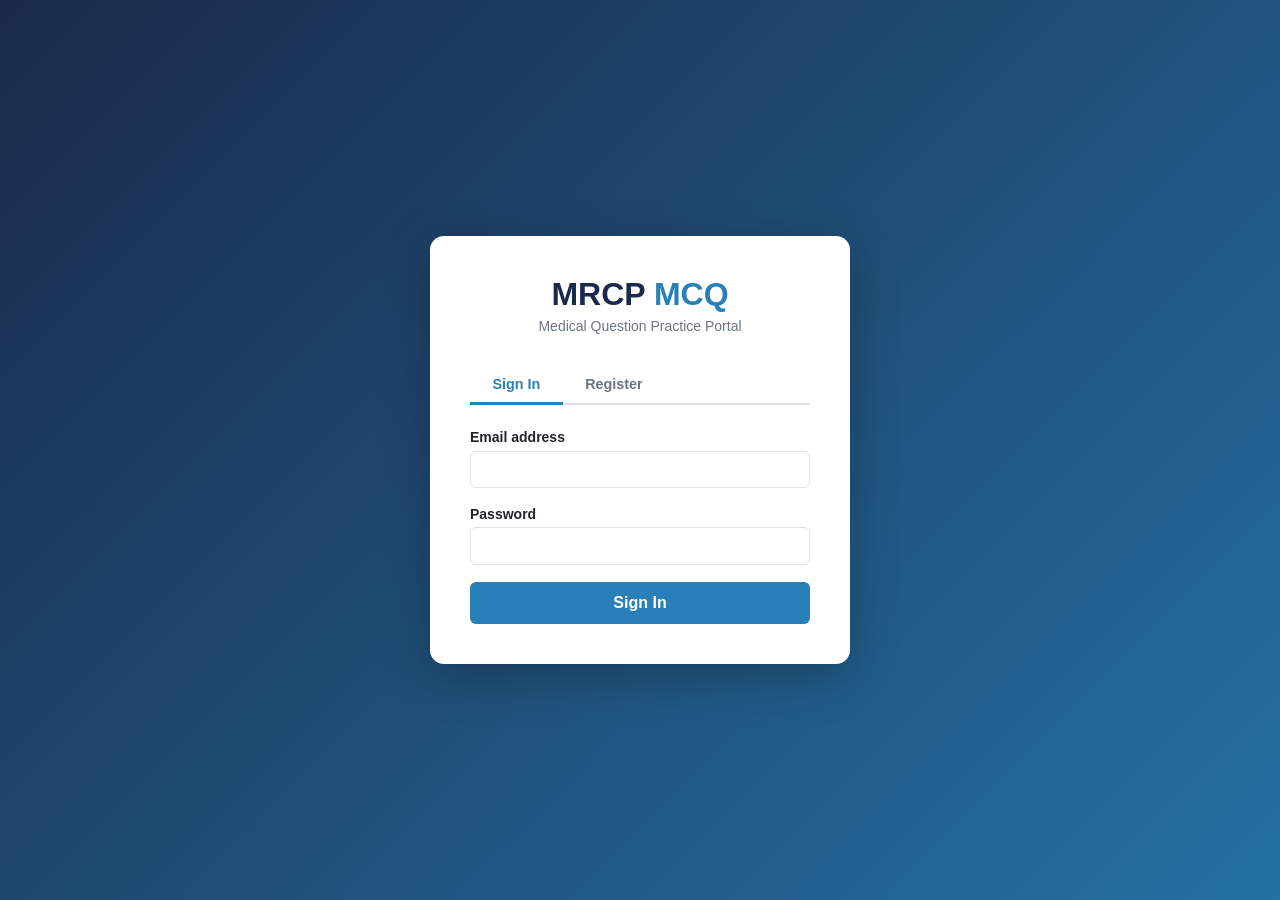
<file: static/index.html>
<!DOCTYPE html>
<html lang="en">
<head>
  <meta charset="UTF-8">
  <meta name="viewport" content="width=device-width, initial-scale=1.0">
  <title>MRCP MCQ Portal</title>
  <link rel="stylesheet" href="/static/style.css">
</head>
<body>

<div class="login-wrapper">
  <div class="login-card">
    <div class="login-logo">
      <h1>MRCP <span>MCQ</span></h1>
      <p>Medical Question Practice Portal</p>
    </div>

    <div class="tabs">
      <button class="tab-btn active" data-tab="login">Sign In</button>
      <button class="tab-btn" data-tab="register">Register</button>
    </div>

    <div id="alert" class="alert hidden"></div>

    <!-- Login -->
    <div id="tab-login">
      <form id="loginForm" autocomplete="on">
        <div class="form-group">
          <label class="form-label">Email address</label>
          <input type="email" id="loginEmail" class="form-control" required autocomplete="email">
        </div>
        <div class="form-group">
          <label class="form-label">Password</label>
          <input type="password" id="loginPassword" class="form-control" required autocomplete="current-password">
        </div>
        <button type="submit" class="btn btn-primary btn-block btn-lg">Sign In</button>
      </form>
    </div>

    <!-- Register -->
    <div id="tab-register" class="hidden">
      <form id="registerForm" autocomplete="on">
        <div class="form-group">
          <label class="form-label">Email address</label>
          <input type="email" id="regEmail" class="form-control" required autocomplete="email">
        </div>
        <div class="form-group">
          <label class="form-label">
            Password
            <span class="text-muted" style="font-weight:400;font-size:.8rem"> — min 8 characters</span>
          </label>
          <input type="password" id="regPwd" class="form-control" required minlength="8" autocomplete="new-password">
        </div>
        <div class="form-group">
          <label class="form-label">Confirm password</label>
          <input type="password" id="regConfirm" class="form-control" required autocomplete="new-password">
        </div>
        <button type="submit" class="btn btn-success btn-block btn-lg">Create Account</button>
      </form>
    </div>
  </div>
</div>

<script src="/static/config.js"></script>
<script src="/static/app.js"></script>
<script>
  // Already logged in?
  if (getToken()) window.location.href = "/static/dashboard.html";

  // Tab switching
  document.querySelectorAll(".tab-btn").forEach(btn => {
    btn.addEventListener("click", () => {
      document.querySelectorAll(".tab-btn").forEach(b => b.classList.remove("active"));
      btn.classList.add("active");
      const t = btn.dataset.tab;
      document.getElementById("tab-login").classList.toggle("hidden", t !== "login");
      document.getElementById("tab-register").classList.toggle("hidden", t !== "register");
      hideAlert("alert");
    });
  });

  // Sign in
  document.getElementById("loginForm").addEventListener("submit", async e => {
    e.preventDefault();
    hideAlert("alert");
    const btn = e.target.querySelector("button[type=submit]");
    btn.disabled = true;
    btn.innerHTML = '<span class="spinner"></span>Signing in…';
    try {
      const d = await api("POST", "/auth/login", {
        email: document.getElementById("loginEmail").value.trim(),
        password: document.getElementById("loginPassword").value,
      }, false);
      setToken(d.access_token);
      window.location.href = "/static/dashboard.html";
    } catch (err) {
      showAlert("alert", err.message);
      btn.disabled = false;
      btn.textContent = "Sign In";
    }
  });

  // Register
  document.getElementById("registerForm").addEventListener("submit", async e => {
    e.preventDefault();
    hideAlert("alert");
    const pwd = document.getElementById("regPwd").value;
    if (pwd !== document.getElementById("regConfirm").value) {
      showAlert("alert", "Passwords do not match");
      return;
    }
    const btn = e.target.querySelector("button[type=submit]");
    btn.disabled = true;
    btn.innerHTML = '<span class="spinner"></span>Creating account…';
    try {
      const d = await api("POST", "/auth/register", {
        email: document.getElementById("regEmail").value.trim(),
        password: pwd,
      }, false);
      setToken(d.access_token);
      window.location.href = "/static/dashboard.html";
    } catch (err) {
      showAlert("alert", err.message);
      btn.disabled = false;
      btn.textContent = "Create Account";
    }
  });
</script>
</body>
</html>
</file>
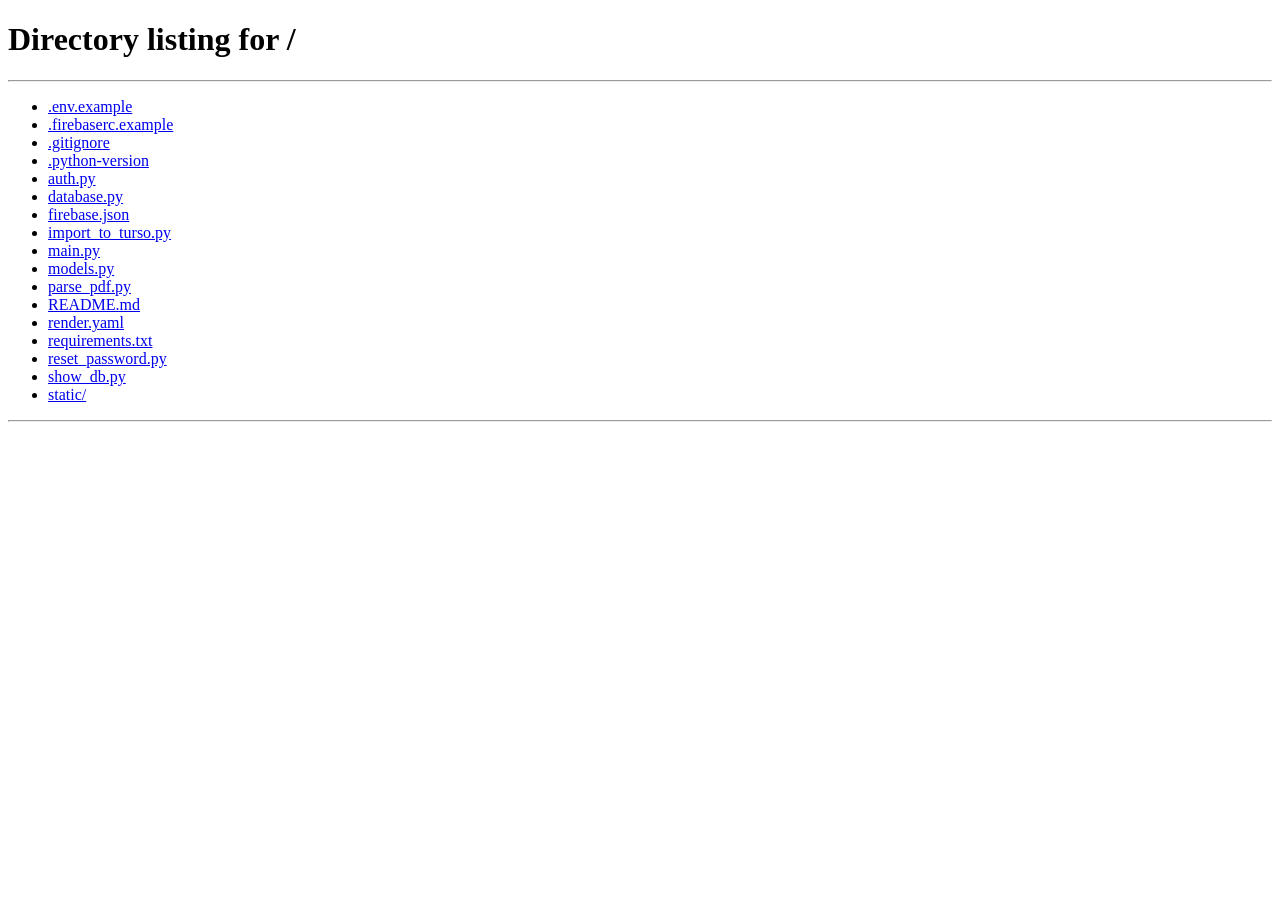
<file: static/dashboard.html>
<!DOCTYPE html>
<html lang="en">
<head>
  <meta charset="UTF-8">
  <meta name="viewport" content="width=device-width, initial-scale=1.0">
  <title>Dashboard — MRCP MCQ</title>
  <link rel="stylesheet" href="/static/style.css">
</head>
<body>

<nav class="navbar">
  <a href="/static/dashboard.html" class="navbar-brand">MRCP <span>MCQ</span></a>
  <div class="nav-links">
    <a href="/static/history.html">History</a>
    <button class="btn btn-outline" onclick="logout()"
            style="color:#fff;border-color:rgba(255,255,255,.35);padding:.4rem 1rem">Sign Out</button>
  </div>
</nav>

<div class="container" style="max-width:640px">

  <div class="card mt-3">
    <div class="card-header">Start a Session</div>
    <div id="alert" class="alert hidden"></div>
    <form id="quizForm">

      <!-- Mode toggle -->
      <div class="form-group">
        <label class="form-label">Mode</label>
        <div class="mode-toggle">
          <button type="button" id="modeQuiz"     class="mode-btn active" onclick="setMode('quiz')">
            <span style="font-size:1.1rem">📝</span>
            <strong>Quiz Mode</strong>
            <small>Answer all, then see results</small>
          </button>
          <button type="button" id="modePractice" class="mode-btn"        onclick="setMode('practice')">
            <span style="font-size:1.1rem">🎯</span>
            <strong>Practice Mode</strong>
            <small>See answer after each question</small>
          </button>
        </div>
      </div>

      <div class="form-group">
        <label class="form-label">Topic</label>
        <select id="topicSelect" class="form-control">
          <option value="">All Topics</option>
        </select>
      </div>

      <div class="form-group" id="timeLimitGroup">
        <label class="form-label">Time limit</label>
        <select id="timeLimitSelect" class="form-control">
          <option value="">No time limit</option>
          <option value="300">5 minutes</option>
          <option value="600">10 minutes</option>
          <option value="900">15 minutes</option>
          <option value="1800">30 minutes</option>
          <option value="3600">1 hour</option>
        </select>
      </div>

      <button type="submit" id="startBtn" class="btn btn-primary btn-block btn-lg mt-2">
        Start Quiz →
      </button>
    </form>
  </div>

  <div class="card">
    <div class="card-header">Recent Sessions</div>
    <div id="recentList">
      <p class="text-muted text-center" style="padding:1rem">Loading…</p>
    </div>
    <div class="mt-1">
      <a href="/static/history.html" style="font-size:.85rem;color:var(--accent)">View full history →</a>
    </div>
  </div>

</div>

<script src="/static/config.js"></script>
<script src="/static/app.js"></script>
<script>
  requireAuth();

  let currentMode = 'quiz';

  function setMode(mode) {
    currentMode = mode;
    document.getElementById('modeQuiz').classList.toggle('active', mode === 'quiz');
    document.getElementById('modePractice').classList.toggle('active', mode === 'practice');
    document.getElementById('timeLimitGroup').style.display = mode === 'practice' ? 'none' : '';
    document.getElementById('startBtn').textContent =
      mode === 'practice' ? 'Start Practice →' : 'Start Quiz →';
  }

  // Load topics
  api("GET", "/topics").then(data => {
    const sel = document.getElementById("topicSelect");
    data.forEach(t => {
      const o = document.createElement("option");
      o.value = t.topic;
      o.textContent = t.topic;
      sel.appendChild(o);
    });
  }).catch(() => {});

  // Slider label
  // (removed — all questions in topic are used)

  // Recent sessions
  api("GET", "/history").then(sessions => {
    const el = document.getElementById("recentList");
    if (!sessions.length) {
      el.innerHTML = '<p class="text-muted text-center" style="padding:1rem">No quizzes yet — start one above.</p>';
      return;
    }
    el.innerHTML = sessions.slice(0, 5).map(s => {
      const pct = s.total ? Math.round(s.score / s.total * 100) : 0;
      return `
        <div style="display:flex;justify-content:space-between;align-items:center;
                    padding:.6rem 0;border-bottom:1px solid var(--border)">
          <div>
            <div style="font-size:.875rem;font-weight:600">${escapeHtml(s.topic_filter) || "All Topics"}</div>
            <div class="text-muted" style="font-size:.775rem">${formatDate(s.started_at)}</div>
          </div>
          <div style="display:flex;align-items:center;gap:.75rem">
            <span class="badge ${scoreBadgeClass(s.score, s.total)}">${s.score}/${s.total} (${pct}%)</span>
            <a href="/static/results.html?session=${s.session_id}"
               style="font-size:.8rem;color:var(--accent)">Review</a>
          </div>
        </div>`;
    }).join("");
  }).catch(() => {
    document.getElementById("recentList").innerHTML =
      '<p class="text-muted text-center" style="padding:1rem">Unable to load history.</p>';
  });

  // Start quiz / practice
  document.getElementById("quizForm").addEventListener("submit", async e => {
    e.preventDefault();
    hideAlert("alert");
    const btn = document.getElementById("startBtn");
    btn.disabled = true;
    btn.innerHTML = '<span class="spinner"></span>Loading questions…';

    const topic     = document.getElementById("topicSelect").value || null;
    const timeLimit = document.getElementById("timeLimitSelect").value;

    try {
      const data = await api("POST", "/quiz/start", {
        topic,
        time_limit_seconds: currentMode === 'quiz' && timeLimit ? parseInt(timeLimit) : null,
      });
      if (currentMode === 'practice') {
        sessionStorage.setItem("practice_data", JSON.stringify(data));
        window.location.href = "/static/practice.html";
      } else {
        sessionStorage.setItem("quiz_data", JSON.stringify(data));
        window.location.href = "/static/quiz.html";
      }
    } catch (err) {
      showAlert("alert", err.message);
      btn.disabled = false;
      btn.textContent = currentMode === 'practice' ? 'Start Practice →' : 'Start Quiz →';
    }
  });
</script>
</body>
</html>
</file>
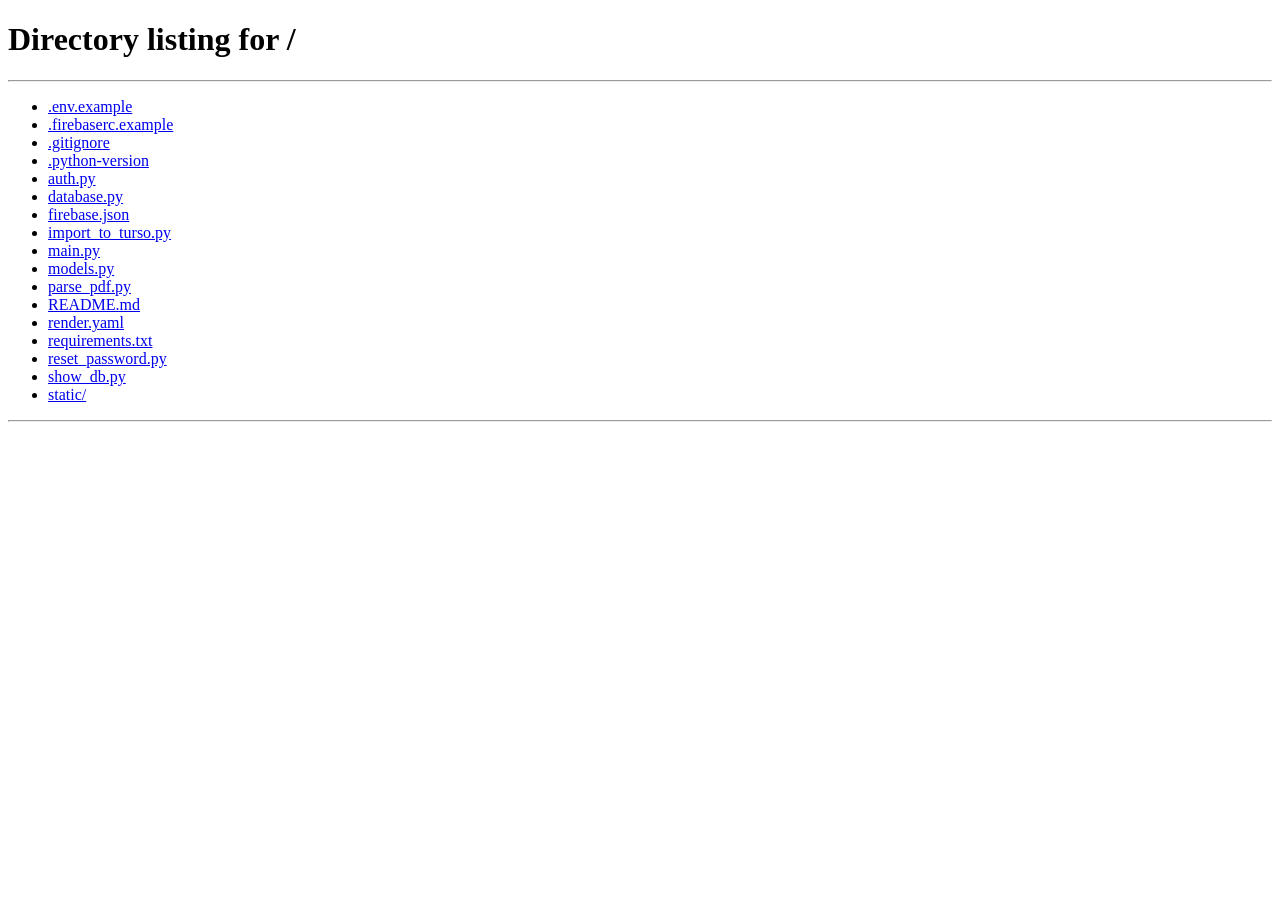
<file: static/history.html>
<!DOCTYPE html>
<html lang="en">
<head>
  <meta charset="UTF-8">
  <meta name="viewport" content="width=device-width, initial-scale=1.0">
  <title>History — MRCP MCQ</title>
  <link rel="stylesheet" href="/static/style.css">
</head>
<body>

<nav class="navbar">
  <a href="/static/dashboard.html" class="navbar-brand">MRCP <span>MCQ</span></a>
  <div class="nav-links">
    <a href="/static/dashboard.html">Dashboard</a>
    <button class="btn btn-outline" onclick="logout()"
            style="color:#fff;border-color:rgba(255,255,255,.35);padding:.4rem 1rem">Sign Out</button>
  </div>
</nav>

<div class="container-lg">
  <div class="card mt-3">
    <div class="card-header">
      Quiz History
      <a href="/static/dashboard.html" class="btn btn-primary" style="font-size:.85rem;padding:.4rem 1rem">
        New Quiz
      </a>
    </div>
    <div id="historyBody">
      <p class="text-muted text-center" style="padding:2rem">Loading…</p>
    </div>
  </div>
</div>

<script src="/static/config.js"></script>
<script src="/static/app.js"></script>
<script>
  requireAuth();

  api("GET", "/history").then(sessions => {
    const el = document.getElementById("historyBody");
    if (!sessions.length) {
      el.innerHTML = `
        <p class="text-muted text-center" style="padding:2rem">
          No quiz history yet.
          <a href="/static/dashboard.html">Take your first quiz →</a>
        </p>`;
      return;
    }
    el.innerHTML = `
      <div style="overflow-x:auto">
        <table class="table">
          <thead>
            <tr>
              <th>#</th>
              <th>Topic</th>
              <th>Date</th>
              <th>Score</th>
              <th>Time limit</th>
              <th></th>
            </tr>
          </thead>
          <tbody>
            ${sessions.map((s, i) => {
              const pct = s.total ? Math.round(s.score / s.total * 100) : 0;
              return `
                <tr>
                  <td>${i + 1}</td>
                  <td>${escapeHtml(s.topic_filter) || '<em style="color:var(--muted)">All Topics</em>'}</td>
                  <td>${formatDate(s.started_at)}</td>
                  <td>
                    <span class="badge ${scoreBadgeClass(s.score, s.total)}">
                      ${s.score}/${s.total} (${pct}%)
                    </span>
                  </td>
                  <td>${formatDuration(s.time_limit_seconds)}</td>
                  <td>
                    <a href="/static/results.html?session=${s.session_id}"
                       class="btn btn-outline"
                       style="padding:.3rem .8rem;font-size:.8rem">Review</a>
                  </td>
                </tr>`;
            }).join("")}
          </tbody>
        </table>
      </div>`;
  }).catch(err => {
    document.getElementById("historyBody").innerHTML =
      `<p class="text-danger text-center" style="padding:2rem">${escapeHtml(err.message)}</p>`;
  });
</script>
</body>
</html>
</file>
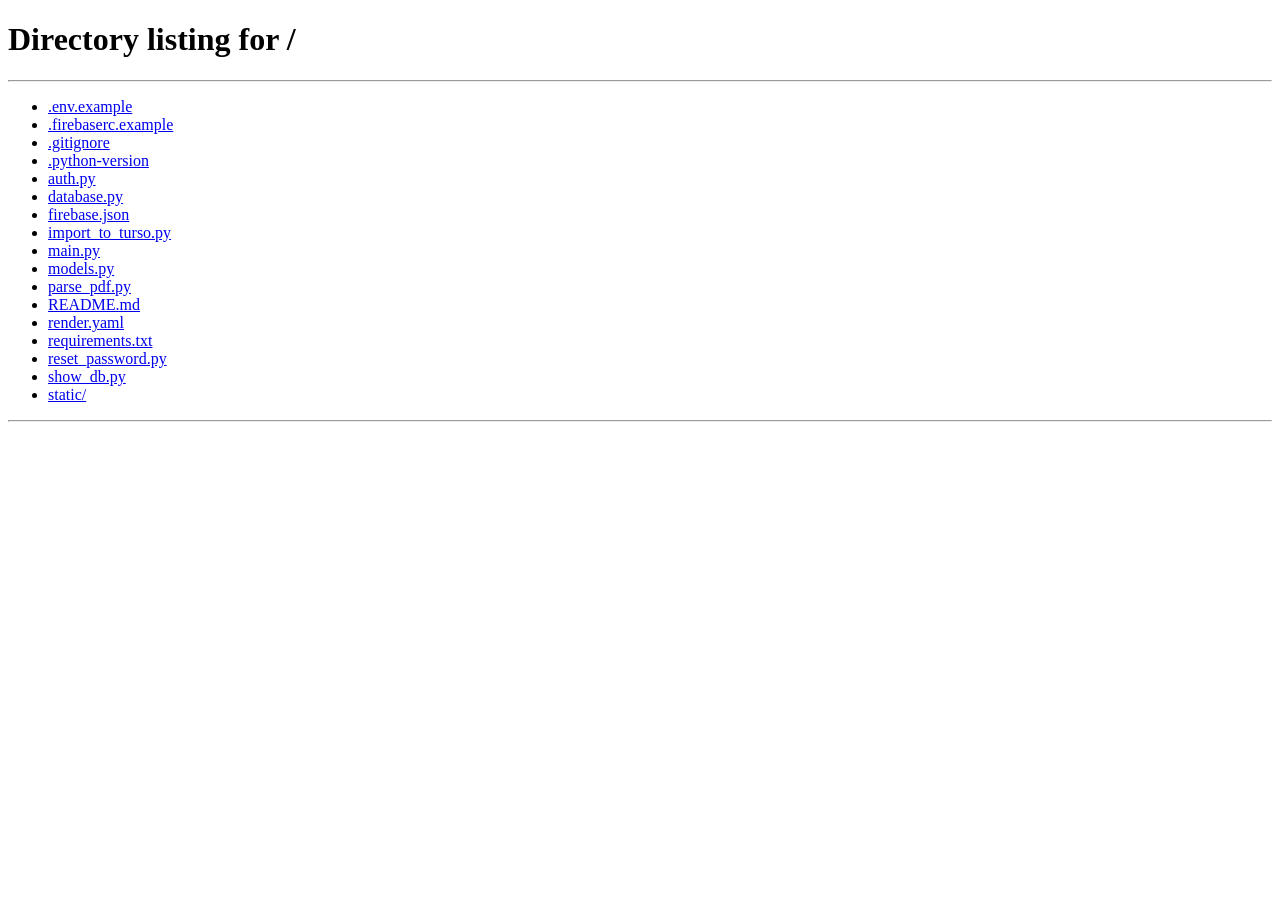
<file: static/practice.html>
<!DOCTYPE html>
<html lang="en">
<head>
  <meta charset="UTF-8">
  <meta name="viewport" content="width=device-width, initial-scale=1.0">
  <title>Practice — MRCP MCQ</title>
  <link rel="stylesheet" href="/static/style.css">
</head>
<body>

<div class="quiz-bar">
  <div>
    <div class="progress-label">Practice Mode</div>
    <div class="progress-text" id="progressText">Loading…</div>
  </div>
  <div style="display:flex;align-items:center;gap:.75rem">
    <span id="scoreLive" class="badge badge-success" style="font-size:.85rem">0 / 0</span>
    <a href="/static/dashboard.html" class="btn btn-outline"
       style="color:#fff;border-color:rgba(255,255,255,.35);padding:.4rem 1rem;font-size:.85rem">
      Exit
    </a>
  </div>
</div>

<div class="container" style="max-width:800px">

  <!-- Nav dots -->
  <div class="card" style="padding:1rem;margin-top:1.25rem">
    <div class="q-nav" id="qNav"></div>
  </div>

  <!-- Question card -->
  <div class="card" id="questionCard">
    <p class="text-muted text-center" style="padding:2rem">Loading…</p>
  </div>

  <!-- Explanation panel (hidden until answered) -->
  <div class="card hidden" id="explanationPanel">
    <div id="answerBanner" class="practice-answer-banner"></div>
    <div class="explanation-box" id="explanationBox"></div>
    <button class="btn btn-primary btn-block mt-2" id="nextBtn" onclick="nextQuestion()">
      Next Question →
    </button>
  </div>

</div>

<script src="/static/config.js"></script>
<script src="/static/app.js"></script>
<script>
  requireAuth();

  const LETTERS = ["A","B","C","D","E"];
  let data        = null;   // quiz_start response
  let currentIdx  = 0;
  let answered    = {};     // idx → { selected, correct, is_correct }
  let score       = 0;

  function init() {
    const raw = sessionStorage.getItem("practice_data");
    if (!raw) { window.location.href = "/static/dashboard.html"; return; }
    data = JSON.parse(raw);

    // Build nav dots
    const nav = document.getElementById("qNav");
    data.questions.forEach((_, i) => {
      const btn = document.createElement("button");
      btn.className = "q-dot";
      btn.textContent = i + 1;
      btn.id = "dot-" + i;
      btn.onclick = () => goTo(i);
      nav.appendChild(btn);
    });

    goTo(0);
  }

  function updateScoreLive() {
    const total   = Object.keys(answered).length;
    const correct = Object.values(answered).filter(a => a.is_correct).length;
    document.getElementById("scoreLive").textContent = correct + " / " + total;
  }

  function updateNavDot(idx) {
    const dot = document.getElementById("dot-" + idx);
    const a   = answered[idx];
    dot.className = "q-dot" +
      (a ? (a.is_correct ? " answered correct-dot" : " answered incorrect-dot") : "") +
      (idx === currentIdx ? " current" : "");
  }

  function goTo(idx) {
    currentIdx = idx;
    const total = data.questions.length;
    document.getElementById("progressText").textContent =
      "Question " + (idx + 1) + " of " + total;

    data.questions.forEach((_, i) => updateNavDot(i));

    const q = data.questions[idx];
    const a = answered[idx];

    // Hide/clear explanation
    document.getElementById("explanationPanel").classList.add("hidden");

    // Render question
    const optsHtml = q.options.map((opt, i) => {
      let cls  = "opt-btn";
      let icon = LETTERS[i];
      if (a) {
        // Already answered — show result state
        if (opt === a.correct)   { cls += " correct";   icon = "✓"; }
        if (opt === a.selected && !a.is_correct) { cls += " incorrect"; icon = "✗"; }
      }
      return `
        <li>
          <button class="${cls}" data-opt="${escapeHtml(opt)}"
                  ${a ? "disabled" : ""}
                  onclick="selectOption(${q.id}, this, ${JSON.stringify(idx)})">
            <span class="opt-letter">${icon}</span>
            <span>${escapeHtml(opt)}</span>
          </button>
        </li>`;
    }).join("");

    document.getElementById("questionCard").innerHTML = `
      ${q.scenario ? `<p class="scenario">${escapeHtml(q.scenario)}</p>` : ""}
      <p class="stem">${escapeHtml(q.stem)}</p>
      <ul class="options-list">${optsHtml}</ul>`;

    // If already answered, show explanation immediately
    if (a) showExplanation(idx, q, a);
  }

  function selectOption(qId, btnEl, idx) {
    const q        = data.questions[idx];
    const selected = btnEl.dataset.opt;
    const correct  = q.correct_opt || "";   // not sent in practice start — fetch below
    // We don't have correct_opt in the quiz start payload (it's hidden).
    // Submit this single answer to get the result back.
    submitSingle(idx, q, selected);
  }

  async function submitSingle(idx, q, selected) {
    // Disable all options immediately to prevent double-click
    document.querySelectorAll("#questionCard .opt-btn").forEach(b => b.disabled = true);

    try {
      // Submit just this one answer; the session stays open until all answered
      const result = await api("POST", "/quiz/submit-single", {
        session_id: data.session_id,
        question_id: q.id,
        selected_opt: selected,
      });

      const is_correct = result.is_correct;
      answered[idx] = {
        selected,
        correct: result.correct_opt,
        is_correct,
        explanation: result.explanation,
        tagline:     result.tagline,
        images:      result.images || [],
      };

      if (is_correct) score++;
      updateScoreLive();

      // Colour the option buttons
      document.querySelectorAll("#questionCard .opt-btn").forEach(btn => {
        const opt = btn.dataset.opt;
        if (opt === result.correct_opt) {
          btn.classList.add("correct");
          btn.querySelector(".opt-letter").textContent = "✓";
        } else if (opt === selected && !is_correct) {
          btn.classList.add("incorrect");
          btn.querySelector(".opt-letter").textContent = "✗";
        }
      });

      updateNavDot(idx);
      showExplanation(idx, q, answered[idx]);
    } catch (err) {
      alert("Error: " + err.message);
      document.querySelectorAll("#questionCard .opt-btn").forEach(b => b.disabled = false);
    }
  }

  function showExplanation(idx, q, a) {
    const panel  = document.getElementById("explanationPanel");
    const banner = document.getElementById("answerBanner");
    const exBox  = document.getElementById("explanationBox");
    const nextBtn = document.getElementById("nextBtn");
    const total   = data.questions.length;

    banner.className = "practice-answer-banner " + (a.is_correct ? "correct" : "incorrect");
    banner.textContent = a.is_correct ? "✓ Correct!" : "✗ Incorrect — correct answer: " + a.correct;

    let html = "";
    if (a.tagline)     html += `<div class="tagline">${escapeHtml(a.tagline)}</div>`;
    if (a.explanation) html += `<div>${escapeHtml(a.explanation).replace(/\n/g,"<br>")}</div>`;
    if (a.images && a.images.length) {
      html += `<div class="explanation-images">` +
        a.images.map(src => `<img src="/static/${escapeHtml(src)}" alt="Diagram" loading="lazy">`).join("") +
        `</div>`;
    }
    exBox.innerHTML = html;

    // Next / Finish button
    const isLast = idx === total - 1;
    nextBtn.textContent = isLast ? "Finish Practice" : "Next Question →";
    nextBtn.onclick     = isLast ? finishPractice : nextQuestion;

    panel.classList.remove("hidden");
  }

  function nextQuestion() {
    if (currentIdx + 1 < data.questions.length) goTo(currentIdx + 1);
  }

  async function finishPractice() {
    // Submit any remaining unanswered questions (selected_opt = null) to close the session
    const unanswered = data.questions
      .map((q, i) => ({ q, i }))
      .filter(({ i }) => !answered[i]);

    if (unanswered.length) {
      try {
        await api("POST", "/quiz/submit", {
          session_id: data.session_id,
          answers: unanswered.map(({ q }) => ({ question_id: q.id, selected_opt: null })),
        });
      } catch (_) {}
    }

    const total   = data.questions.length;
    const correct = Object.values(answered).filter(a => a.is_correct).length;
    const pct     = total ? Math.round(correct / total * 100) : 0;
    sessionStorage.removeItem("practice_data");
    alert(`Practice complete!\n\nScore: ${correct} / ${total} (${pct}%)`);
    window.location.href = "/static/dashboard.html";
  }

  init();
</script>
</body>
</html>
</file>
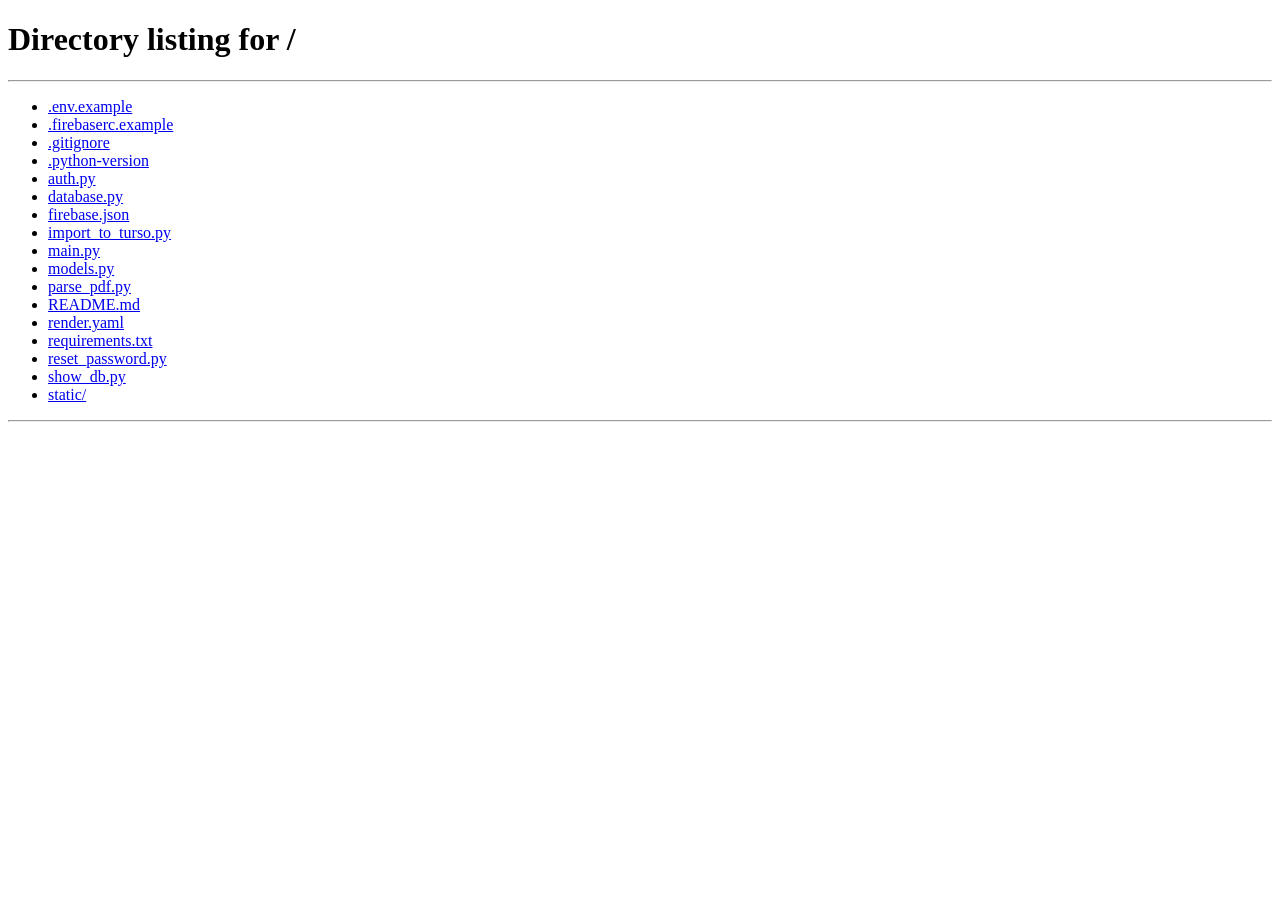
<file: static/quiz.html>
<!DOCTYPE html>
<html lang="en">
<head>
  <meta charset="UTF-8">
  <meta name="viewport" content="width=device-width, initial-scale=1.0">
  <title>Quiz — MRCP MCQ</title>
  <link rel="stylesheet" href="/static/style.css">
</head>
<body>

<!-- Sticky quiz bar -->
<div class="quiz-bar">
  <div>
    <div class="progress-label">MRCP MCQ Portal</div>
    <div class="progress-text" id="progressText">Loading…</div>
  </div>
  <div id="timerWrap" class="hidden">
    <div class="timer" id="timerDisplay">00:00</div>
  </div>
  <button class="btn btn-danger" style="padding:.45rem 1.1rem;font-size:.85rem" onclick="confirmSubmit()">
    Submit Quiz
  </button>
</div>

<div class="container" style="max-width:800px">

  <!-- Question nav dots -->
  <div class="card" style="padding:1rem;margin-top:1.25rem">
    <div class="q-nav" id="qNav"></div>
  </div>

  <!-- Question card -->
  <div class="card" id="questionCard">
    <p class="text-muted text-center" style="padding:2rem">Loading…</p>
  </div>

  <!-- Prev / Next -->
  <div class="d-flex justify-between mb-2">
    <button class="btn btn-outline" id="prevBtn" onclick="navigate(-1)">← Previous</button>
    <button class="btn btn-primary" id="nextBtn" onclick="navigate(1)">Next →</button>
  </div>

</div>

<script src="/static/config.js"></script>
<script src="/static/app.js"></script>
<script>
  requireAuth();

  const LETTERS = ["A","B","C","D","E"];
  let quizData    = null;
  let answers     = {};   // question_id → selected_opt string
  let currentIdx  = 0;
  let timerHandle = null;
  let timeLeft    = 0;

  // ── Init ────────────────────────────────────────────────────────────────────
  function init() {
    const raw = sessionStorage.getItem("quiz_data");
    if (!raw) { window.location.href = "/static/dashboard.html"; return; }
    quizData = JSON.parse(raw);

    // Build nav dots
    const nav = document.getElementById("qNav");
    quizData.questions.forEach((_, i) => {
      const btn = document.createElement("button");
      btn.className = "q-dot";
      btn.textContent = i + 1;
      btn.id = "dot-" + i;
      btn.onclick = () => goTo(i);
      nav.appendChild(btn);
    });

    // Timer
    if (quizData.time_limit_seconds) {
      timeLeft = quizData.time_limit_seconds;
      document.getElementById("timerWrap").classList.remove("hidden");
      renderTimer();
      timerHandle = setInterval(() => {
        timeLeft--;
        renderTimer();
        if (timeLeft <= 0) {
          clearInterval(timerHandle);
          submitQuiz(true);
        }
      }, 1000);
    }

    goTo(0);
  }

  // ── Timer ───────────────────────────────────────────────────────────────────
  function renderTimer() {
    const el = document.getElementById("timerDisplay");
    const m = Math.floor(timeLeft / 60), s = timeLeft % 60;
    el.textContent = String(m).padStart(2,"0") + ":" + String(s).padStart(2,"0");
    el.className = "timer" + (timeLeft <= 60 ? " danger" : timeLeft <= 180 ? " warn" : "");
  }

  // ── Render question ─────────────────────────────────────────────────────────
  function goTo(idx) {
    currentIdx = idx;
    const q     = quizData.questions[idx];
    const total = quizData.questions.length;

    document.getElementById("progressText").textContent =
      "Question " + (idx + 1) + " of " + total;

    // Update nav dots
    quizData.questions.forEach((qq, i) => {
      const dot = document.getElementById("dot-" + i);
      dot.className = "q-dot" +
        (answers[qq.id] ? " answered" : "") +
        (i === idx ? " current" : "");
    });

    // Options HTML — use data-opt attribute to avoid inline quote escaping
    const selOpt = answers[q.id] || null;
    const optsHtml = q.options.map((opt, i) => `
      <li>
        <button class="opt-btn${selOpt === opt ? " selected" : ""}"
                data-opt="${escapeHtml(opt)}"
                onclick="selectOption(${q.id}, this)">
          <span class="opt-letter">${LETTERS[i]}</span>
          <span>${escapeHtml(opt)}</span>
        </button>
      </li>`).join("");

    document.getElementById("questionCard").innerHTML = `
      <p class="scenario">${escapeHtml(q.scenario)}</p>
      <p class="stem">${escapeHtml(q.stem)}</p>
      <ul class="options-list">${optsHtml}</ul>`;

    // Prev / Next buttons
    const prevBtn = document.getElementById("prevBtn");
    const nextBtn = document.getElementById("nextBtn");
    prevBtn.disabled = idx === 0;

    if (idx === total - 1) {
      nextBtn.textContent = "Review & Submit";
      nextBtn.className   = "btn btn-success";
      nextBtn.onclick     = () => confirmSubmit();
    } else {
      nextBtn.textContent = "Next →";
      nextBtn.className   = "btn btn-primary";
      nextBtn.onclick     = () => navigate(1);
    }
  }

  // ── Select option ───────────────────────────────────────────────────────────
  function selectOption(qId, btnEl) {
    const opt = btnEl.dataset.opt;
    answers[qId] = opt;

    // Toggle selected state within this question's option list
    btnEl.closest(".options-list").querySelectorAll(".opt-btn").forEach(b => {
      b.classList.toggle("selected", b === btnEl);
    });

    // Mark nav dot answered
    const idx = quizData.questions.findIndex(q => q.id === qId);
    if (idx >= 0) {
      const dot = document.getElementById("dot-" + idx);
      dot.className = "q-dot answered" + (idx === currentIdx ? " current" : "");
    }
  }

  // ── Navigation ──────────────────────────────────────────────────────────────
  function navigate(dir) {
    const next = currentIdx + dir;
    if (next >= 0 && next < quizData.questions.length) goTo(next);
  }

  // ── Submit ──────────────────────────────────────────────────────────────────
  function confirmSubmit() {
    const answered = Object.keys(answers).length;
    const total    = quizData.questions.length;
    const msg = answered < total
      ? `You have answered ${answered} of ${total} questions. Submit anyway?`
      : `Submit quiz? All ${total} questions answered.`;
    if (confirm(msg)) submitQuiz(false);
  }

  async function submitQuiz(timedOut) {
    clearInterval(timerHandle);
    if (timedOut) alert("Time is up! Submitting your answers now.");

    const payload = quizData.questions.map(q => ({
      question_id: q.id,
      selected_opt: answers[q.id] || null,
    }));

    try {
      const result = await api("POST", "/quiz/submit", {
        session_id: quizData.session_id,
        answers: payload,
      });
      sessionStorage.setItem("quiz_results", JSON.stringify(result));
      sessionStorage.removeItem("quiz_data");
      window.location.href = "/static/results.html";
    } catch (err) {
      alert("Failed to submit: " + err.message);
    }
  }

  init();
</script>
</body>
</html>
</file>
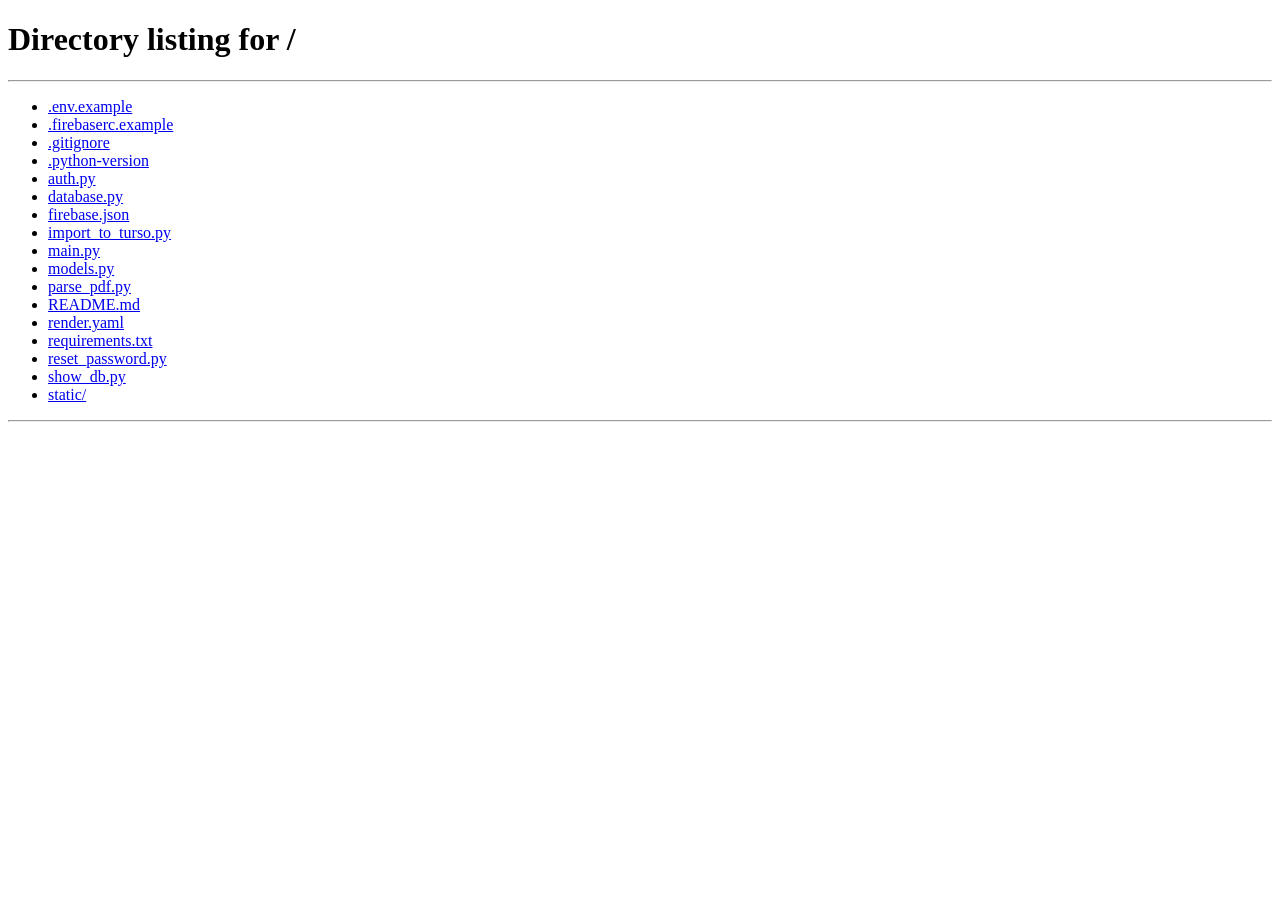
<file: static/results.html>
<!DOCTYPE html>
<html lang="en">
<head>
  <meta charset="UTF-8">
  <meta name="viewport" content="width=device-width, initial-scale=1.0">
  <title>Results — MRCP MCQ</title>
  <link rel="stylesheet" href="/static/style.css">
</head>
<body>

<nav class="navbar">
  <a href="/static/dashboard.html" class="navbar-brand">MRCP <span>MCQ</span></a>
  <div class="nav-links">
    <a href="/static/history.html">History</a>
    <button class="btn btn-outline" onclick="logout()"
            style="color:#fff;border-color:rgba(255,255,255,.35);padding:.4rem 1rem">Sign Out</button>
  </div>
</nav>

<div class="container" style="max-width:820px">

  <div id="scoreBanner" class="score-banner mt-3" style="background:var(--primary)">
    <div class="score-big" id="scoreNum">—</div>
    <div class="score-grade" id="scoreGrade"></div>
    <div class="score-sub" id="scoreSub">Loading…</div>
  </div>

  <div class="d-flex gap-1 mb-2">
    <a href="/static/dashboard.html" class="btn btn-primary">New Quiz</a>
    <a href="/static/history.html"   class="btn btn-outline">History</a>
  </div>

  <div id="resultsContainer">
    <p class="text-muted text-center" style="padding:2rem">Loading results…</p>
  </div>

</div>

<script src="/static/config.js"></script>
<script src="/static/app.js"></script>
<script>
  requireAuth();
  const LETTERS = ["A","B","C","D","E"];

  async function load() {
    let data = null;

    // Fresh submit → stored in sessionStorage
    const raw = sessionStorage.getItem("quiz_results");
    if (raw) {
      data = JSON.parse(raw);
      sessionStorage.removeItem("quiz_results");
    } else {
      // Re-visit via ?session=ID
      const sid = new URLSearchParams(window.location.search).get("session");
      if (!sid) { window.location.href = "/static/history.html"; return; }
      try {
        data = await api("GET", "/quiz/" + sid + "/results");
      } catch (err) {
        document.getElementById("resultsContainer").innerHTML =
          `<p class="text-danger text-center">${escapeHtml(err.message)}</p>`;
        return;
      }
    }

    // Score banner
    const pct = data.total ? Math.round(data.score / data.total * 100) : 0;
    document.getElementById("scoreNum").textContent   = data.score + "/" + data.total;
    document.getElementById("scoreGrade").textContent = gradeLabel(pct);
    document.getElementById("scoreSub").textContent   = pct + "% correct";
    const banner = document.getElementById("scoreBanner");
    if      (pct >= 70) banner.style.background = "linear-gradient(135deg,#1e8449,#27ae60)";
    else if (pct >= 50) banner.style.background = "linear-gradient(135deg,#9a6007,#f39c12)";
    else                banner.style.background = "linear-gradient(135deg,#922b21,#e74c3c)";

    // Results
    document.getElementById("resultsContainer").innerHTML = data.results.map((r, qi) => {
      const optsHtml = r.options.map((opt, i) => {
        const isCorrect  = opt === r.correct_opt;
        const isSelected = opt === r.selected_opt;
        let cls = "opt-btn";
        let icon = LETTERS[i];
        if (isCorrect)           { cls += " correct";   icon = "✓"; }
        if (isSelected && !isCorrect) { cls += " incorrect"; icon = "✗"; }
        return `
          <li>
            <button class="${cls}" disabled>
              <span class="opt-letter">${icon}</span>
              <span>${escapeHtml(opt)}</span>
            </button>
          </li>`;
      }).join("");

      const unanswered = r.selected_opt === null;

      return `
        <div class="card">
          <div class="d-flex justify-between align-center mb-1">
            <span class="text-muted" style="font-size:.8rem;font-weight:600">Q${qi+1}</span>
            <span class="badge ${r.is_correct ? "badge-success" : unanswered ? "badge-warning" : "badge-danger"}">
              ${r.is_correct ? "✓ Correct" : unanswered ? "Not answered" : "✗ Incorrect"}
            </span>
          </div>
          <p class="scenario" style="font-size:.875rem;margin-bottom:.75rem">${escapeHtml(r.scenario)}</p>
          <p class="stem" style="font-size:.95rem;margin-bottom:.75rem">${escapeHtml(r.stem)}</p>
          <ul class="options-list">${optsHtml}</ul>
          <div class="explanation-box">
            ${r.tagline ? `<div class="tagline">${escapeHtml(r.tagline)}</div>` : ""}
            <div>${escapeHtml(r.explanation).replace(/\n/g,"<br>")}</div>
            ${r.images && r.images.length ? `
              <div class="explanation-images">
                ${r.images.map(src => `<img src="/static/${escapeHtml(src)}" alt="Explanation diagram" loading="lazy">`).join("")}
              </div>` : ""}
          </div>
        </div>`;
    }).join("");
  }

  load();
</script>
</body>
</html>
</file>
<file: static/style.css>
/* ── Reset & variables ─────────────────────────────────────────────────────── */
*, *::before, *::after { box-sizing: border-box; margin: 0; padding: 0; }

:root {
  --primary:  #1a2a4a;
  --accent:   #2980b9;
  --success:  #27ae60;
  --danger:   #e74c3c;
  --warning:  #f39c12;
  --light:    #f4f6f9;
  --border:   #dee2e6;
  --text:     #212529;
  --muted:    #6c757d;
}

body {
  font-family: -apple-system, BlinkMacSystemFont, "Segoe UI", Roboto, sans-serif;
  background: var(--light);
  color: var(--text);
  min-height: 100vh;
}

/* ── Navbar ──────────────────────────────────────────────────────────────── */
.navbar {
  background: var(--primary);
  padding: 0.9rem 2rem;
  display: flex;
  align-items: center;
  justify-content: space-between;
  box-shadow: 0 2px 6px rgba(0,0,0,.25);
}
.navbar-brand {
  font-size: 1.2rem;
  font-weight: 800;
  color: #fff;
  text-decoration: none;
  letter-spacing: .5px;
}
.navbar-brand span { color: #5dade2; }
.nav-links { display: flex; gap: 1.25rem; align-items: center; }
.nav-links a { color: rgba(255,255,255,.75); text-decoration: none; font-size: .9rem; transition: color .2s; }
.nav-links a:hover { color: #fff; }

/* ── Container ───────────────────────────────────────────────────────────── */
.container     { max-width: 860px;  margin: 0 auto; padding: 2rem 1rem; }
.container-sm  { max-width: 500px;  margin: 0 auto; padding: 2rem 1rem; }
.container-lg  { max-width: 1100px; margin: 0 auto; padding: 2rem 1rem; }

/* ── Card ────────────────────────────────────────────────────────────────── */
.card {
  background: #fff;
  border-radius: 10px;
  box-shadow: 0 2px 14px rgba(0,0,0,.07);
  padding: 1.75rem;
  margin-bottom: 1.5rem;
}
.card-header {
  font-size: 1rem;
  font-weight: 700;
  color: var(--primary);
  margin-bottom: 1.25rem;
  padding-bottom: .75rem;
  border-bottom: 2px solid var(--light);
  display: flex;
  align-items: center;
  justify-content: space-between;
}

/* ── Buttons ─────────────────────────────────────────────────────────────── */
.btn {
  display: inline-flex;
  align-items: center;
  justify-content: center;
  padding: .55rem 1.3rem;
  border: none;
  border-radius: 6px;
  font-size: .9rem;
  font-weight: 600;
  cursor: pointer;
  text-decoration: none;
  transition: all .18s;
  white-space: nowrap;
}
.btn-primary  { background: var(--accent);   color: #fff; }
.btn-primary:hover  { background: #2471a3; }
.btn-success  { background: var(--success);  color: #fff; }
.btn-success:hover  { background: #229954; }
.btn-danger   { background: var(--danger);   color: #fff; }
.btn-outline  { background: transparent; border: 1.5px solid var(--border); color: var(--text); }
.btn-outline:hover  { background: var(--light); }
.btn-lg  { padding: .75rem 1.8rem; font-size: 1rem; }
.btn-block { width: 100%; }
.btn:disabled { opacity: .55; cursor: not-allowed; pointer-events: none; }

/* ── Forms ───────────────────────────────────────────────────────────────── */
.form-group { margin-bottom: 1.1rem; }
.form-label { display: block; font-weight: 600; margin-bottom: .35rem; font-size: .875rem; }
.form-control {
  width: 100%;
  padding: .6rem .9rem;
  border: 1.5px solid var(--border);
  border-radius: 6px;
  font-size: .9rem;
  background: #fff;
  transition: border-color .2s, box-shadow .2s;
}
.form-control:focus {
  outline: none;
  border-color: var(--accent);
  box-shadow: 0 0 0 3px rgba(41,128,185,.15);
}
select.form-control { cursor: pointer; }
input[type="range"] { accent-color: var(--accent); }

/* ── Tabs ────────────────────────────────────────────────────────────────── */
.tabs { display: flex; border-bottom: 2px solid var(--border); margin-bottom: 1.5rem; }
.tab-btn {
  padding: .65rem 1.4rem;
  background: none;
  border: none;
  border-bottom: 3px solid transparent;
  font-size: .9rem;
  font-weight: 600;
  cursor: pointer;
  color: var(--muted);
  margin-bottom: -2px;
  transition: all .2s;
}
.tab-btn.active { color: var(--accent); border-bottom-color: var(--accent); }

/* ── Alert ───────────────────────────────────────────────────────────────── */
.alert { padding: .7rem 1rem; border-radius: 6px; margin-bottom: 1rem; font-size: .875rem; }
.alert-danger  { background: #fdf0ef; color: var(--danger);  border: 1px solid #f5c6c3; }
.alert-success { background: #eafaf1; color: var(--success); border: 1px solid #a9dfbf; }

/* ── Login wrapper ───────────────────────────────────────────────────────── */
.login-wrapper {
  min-height: 100vh;
  display: flex;
  align-items: center;
  justify-content: center;
  background: linear-gradient(135deg, #1a2a4a 0%, #2471a3 100%);
  padding: 1rem;
}
.login-card {
  background: #fff;
  border-radius: 14px;
  padding: 2.5rem;
  width: 100%;
  max-width: 420px;
  box-shadow: 0 12px 48px rgba(0,0,0,.25);
}
.login-logo { text-align: center; margin-bottom: 2rem; }
.login-logo h1 { font-size: 2rem; font-weight: 900; color: var(--primary); }
.login-logo h1 span { color: var(--accent); }
.login-logo p { color: var(--muted); font-size: .875rem; margin-top: .3rem; }

/* ── Quiz header bar ─────────────────────────────────────────────────────── */
.quiz-bar {
  background: var(--primary);
  color: #fff;
  padding: .85rem 1.75rem;
  display: flex;
  align-items: center;
  justify-content: space-between;
  position: sticky;
  top: 0;
  z-index: 100;
  box-shadow: 0 2px 6px rgba(0,0,0,.3);
}
.progress-label { font-size: .8rem; opacity: .7; }
.progress-text  { font-weight: 700; font-size: 1rem; margin-top: .1rem; }
.timer {
  font-size: 1.6rem;
  font-weight: 800;
  font-variant-numeric: tabular-nums;
  letter-spacing: 1px;
}
.timer.warn   { color: var(--warning); }
.timer.danger { color: #ff6b6b; animation: pulse .8s infinite; }

@keyframes pulse { 0%,100% { opacity: 1; } 50% { opacity: .55; } }

/* ── Question nav dots ───────────────────────────────────────────────────── */
.q-nav { display: flex; flex-wrap: wrap; gap: .35rem; }
.q-dot {
  width: 30px; height: 30px;
  border: 2px solid var(--border);
  background: #fff;
  border-radius: 6px;
  font-size: .75rem;
  font-weight: 600;
  cursor: pointer;
  transition: all .15s;
  color: var(--muted);
}
.q-dot:hover  { border-color: var(--accent); color: var(--accent); }
.q-dot.answered { background: var(--accent); border-color: var(--accent); color: #fff; }
.q-dot.current  { border-color: var(--primary); color: var(--primary); font-weight: 800; }

/* ── Scenario & stem ─────────────────────────────────────────────────────── */
.scenario {
  font-size: .9rem;
  line-height: 1.75;
  color: #444;
  background: #f8fafc;
  padding: 1.1rem 1.25rem;
  border-left: 4px solid var(--accent);
  border-radius: 0 8px 8px 0;
  margin-bottom: 1.1rem;
}
.stem {
  font-size: 1rem;
  font-weight: 700;
  color: var(--primary);
  margin-bottom: 1.1rem;
}

/* ── Options ─────────────────────────────────────────────────────────────── */
.options-list { list-style: none; display: flex; flex-direction: column; gap: .5rem; }
.opt-btn {
  width: 100%;
  text-align: left;
  padding: .8rem 1rem;
  border: 2px solid var(--border);
  border-radius: 8px;
  background: #fff;
  cursor: pointer;
  font-size: .9rem;
  display: flex;
  align-items: center;
  gap: .75rem;
  transition: all .15s;
}
.opt-btn:hover:not(:disabled) { border-color: var(--accent); background: #eaf4fb; }
.opt-btn.selected { border-color: var(--accent); background: #eaf4fb; }
.opt-btn:disabled { cursor: default; }
.opt-letter {
  min-width: 28px; height: 28px;
  border-radius: 50%;
  border: 2px solid var(--border);
  display: inline-flex;
  align-items: center;
  justify-content: center;
  font-size: .75rem;
  font-weight: 700;
  color: var(--muted);
  flex-shrink: 0;
  transition: all .15s;
}
.opt-btn.selected .opt-letter { background: var(--accent); border-color: var(--accent); color: #fff; }

/* Result states */
.opt-btn.correct  { border-color: var(--success); background: #eafaf1; }
.opt-btn.incorrect { border-color: var(--danger);  background: #fdf0ef; }
.opt-btn.correct  .opt-letter { background: var(--success); border-color: var(--success); color: #fff; }
.opt-btn.incorrect .opt-letter { background: var(--danger);  border-color: var(--danger);  color: #fff; }

/* ── Score banner ────────────────────────────────────────────────────────── */
.score-banner {
  border-radius: 10px;
  padding: 2rem;
  text-align: center;
  color: #fff;
  margin-bottom: 1.5rem;
}
.score-big   { font-size: 3.5rem; font-weight: 900; line-height: 1; }
.score-sub   { font-size: .95rem; opacity: .85; margin-top: .4rem; }
.score-grade { font-size: 1.1rem; font-weight: 700; margin-top: .5rem; }

/* ── Explanation ─────────────────────────────────────────────────────────── */
.explanation-box {
  margin-top: .75rem;
  padding: 1rem 1.1rem;
  background: #fffbec;
  border-left: 4px solid var(--warning);
  border-radius: 0 6px 6px 0;
  font-size: .875rem;
  line-height: 1.75;
  color: #555;
}
.tagline {
  font-weight: 700;
  color: var(--primary);
  margin-bottom: .4rem;
  font-size: .9rem;
}
.explanation-images {
  margin-top: 1rem;
  display: flex;
  flex-direction: column;
  gap: .75rem;
}
.explanation-images img {
  max-width: 100%;
  height: auto;
  border-radius: 6px;
  border: 1px solid #e0ddcc;
  display: block;
}

/* ── Mode toggle (dashboard) ─────────────────────────────────────────────── */
.mode-toggle {
  display: flex;
  gap: .75rem;
}
.mode-btn {
  flex: 1;
  display: flex;
  flex-direction: column;
  align-items: center;
  gap: .25rem;
  padding: .9rem .5rem;
  border: 2px solid var(--border);
  border-radius: 8px;
  background: #fff;
  cursor: pointer;
  transition: border-color .15s, background .15s;
  font-size: .8rem;
  color: #555;
}
.mode-btn strong { font-size: .9rem; color: var(--text); }
.mode-btn small  { font-size: .75rem; color: #888; }
.mode-btn.active {
  border-color: var(--primary);
  background: #eaf1fb;
}
.mode-btn.active strong { color: var(--primary); }

/* ── Practice answer reveal banner ──────────────────────────────────────── */
.practice-answer-banner {
  padding: .75rem 1rem;
  border-radius: 6px;
  font-weight: 700;
  font-size: 1rem;
  margin-bottom: .75rem;
  text-align: center;
}
.practice-answer-banner.correct   { background: #d4edda; color: #155724; }
.practice-answer-banner.incorrect { background: #f8d7da; color: #721c24; }

/* ── Practice nav dot result colours ────────────────────────────────────── */
.q-dot.correct-dot   { background: var(--success); color: #fff; border-color: var(--success); }
.q-dot.incorrect-dot { background: var(--danger);  color: #fff; border-color: var(--danger);  }

/* ── History table ───────────────────────────────────────────────────────── */
.table { width: 100%; border-collapse: collapse; font-size: .875rem; }
.table th {
  background: var(--primary);
  color: #fff;
  padding: .7rem 1rem;
  text-align: left;
  font-weight: 600;
}
.table td { padding: .7rem 1rem; border-bottom: 1px solid var(--border); }
.table tbody tr:hover td { background: #f8fafc; }

/* ── Badge ───────────────────────────────────────────────────────────────── */
.badge {
  display: inline-block;
  padding: .2rem .65rem;
  border-radius: 20px;
  font-size: .75rem;
  font-weight: 700;
}
.badge-success { background: #eafaf1; color: var(--success); }
.badge-warning { background: #fef9e7; color: #b7880d; }
.badge-danger  { background: #fdf0ef; color: var(--danger);  }

/* ── Spinner ─────────────────────────────────────────────────────────────── */
.spinner {
  display: inline-block;
  width: 18px; height: 18px;
  border: 2.5px solid rgba(255,255,255,.35);
  border-top-color: #fff;
  border-radius: 50%;
  animation: spin .6s linear infinite;
  vertical-align: middle;
  margin-right: .4rem;
}
@keyframes spin { to { transform: rotate(360deg); } }

/* ── Utilities ───────────────────────────────────────────────────────────── */
.hidden             { display: none !important; }
.text-center        { text-align: center; }
.text-muted         { color: var(--muted); }
.text-success       { color: var(--success); }
.text-danger        { color: var(--danger); }
.d-flex             { display: flex; }
.align-center       { align-items: center; }
.justify-between    { justify-content: space-between; }
.gap-1              { gap: .5rem; }
.mt-1 { margin-top: .5rem; } .mt-2 { margin-top: 1rem; } .mt-3 { margin-top: 1.5rem; }
.mb-1 { margin-bottom: .5rem; } .mb-2 { margin-bottom: 1rem; }
</file>
